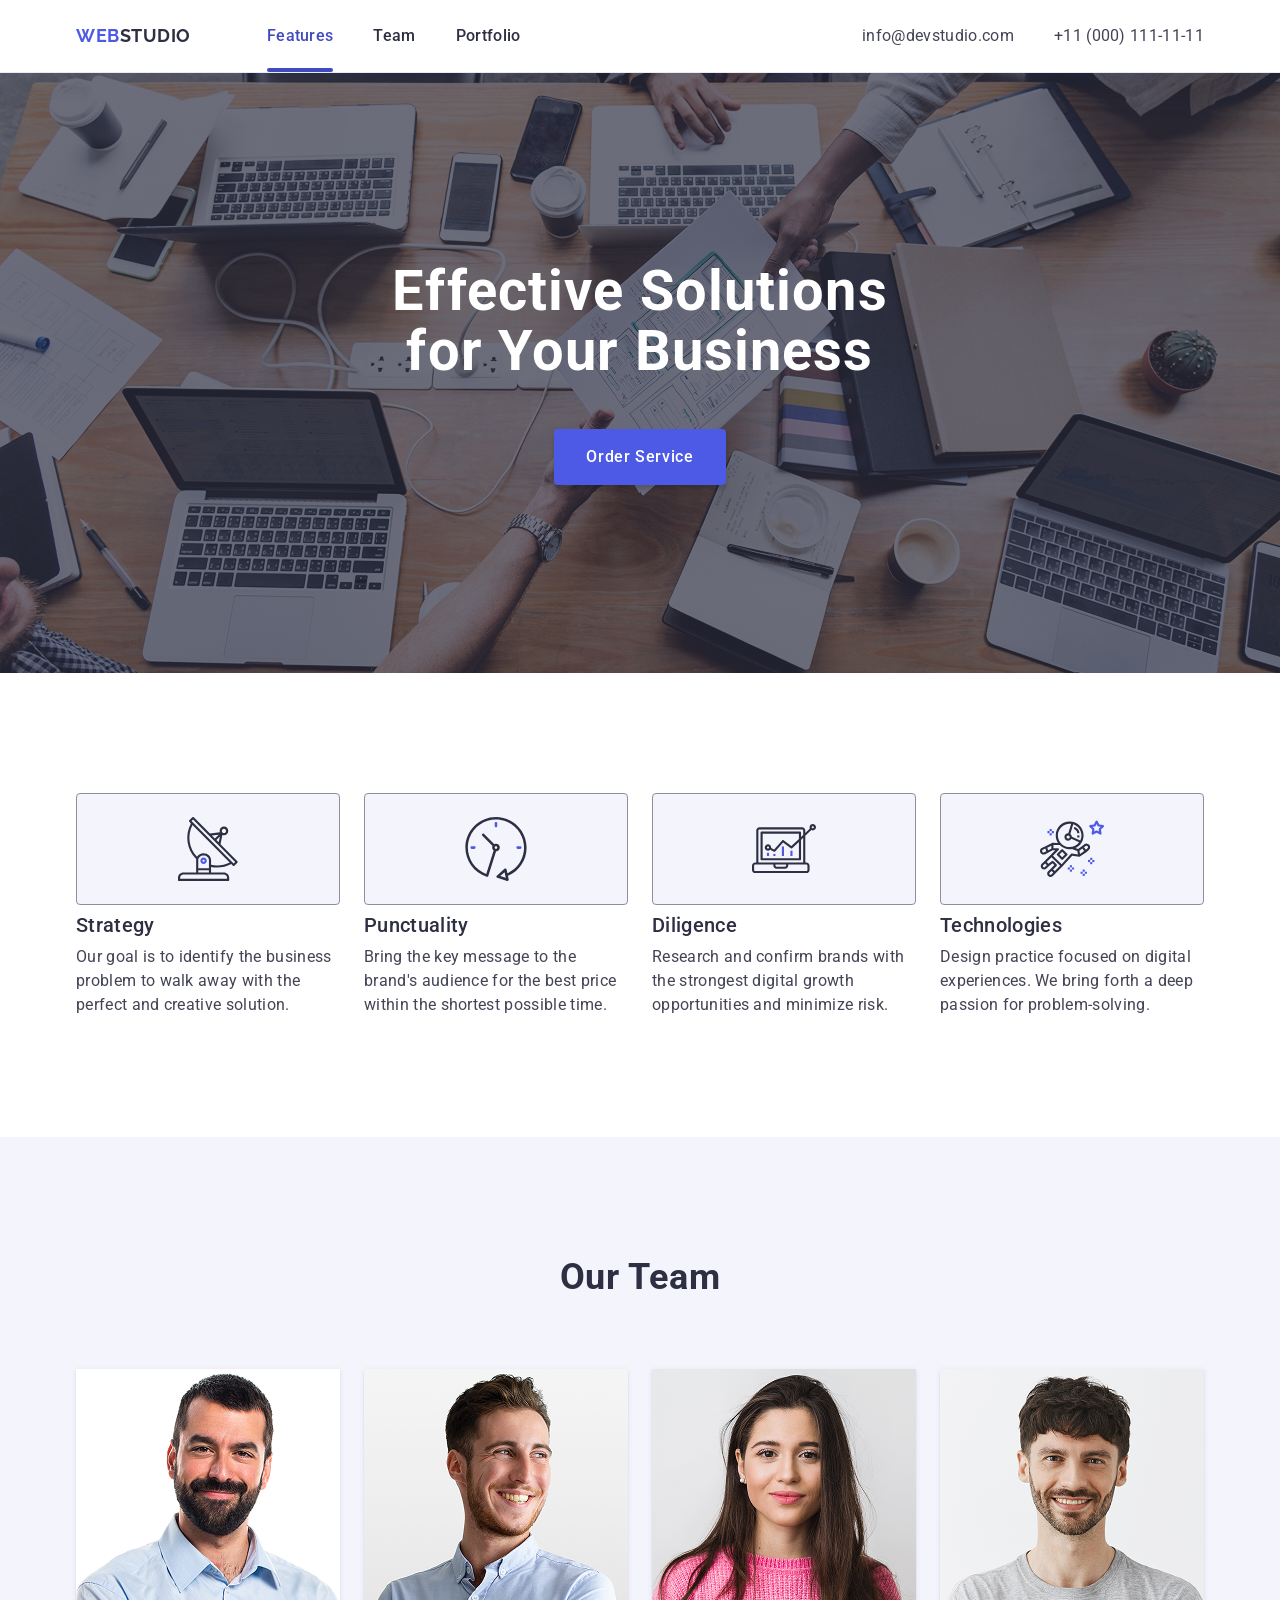
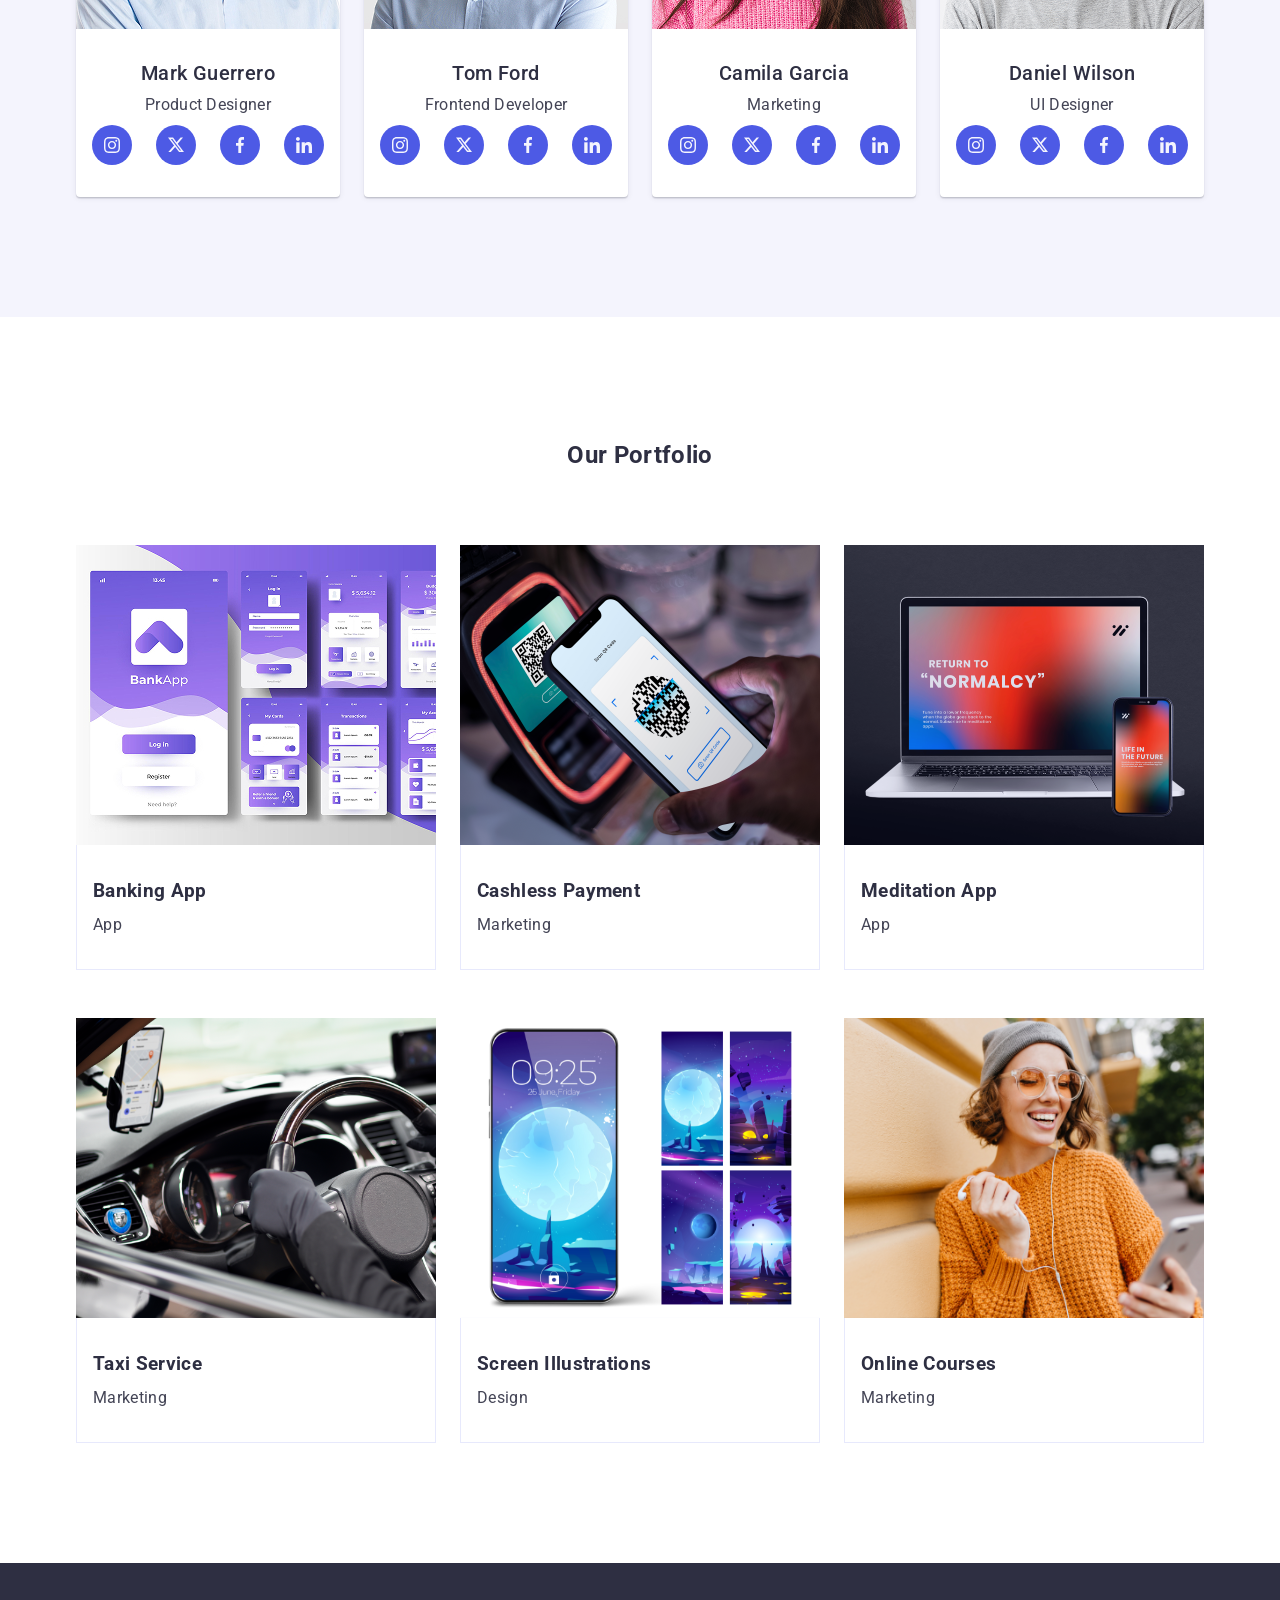
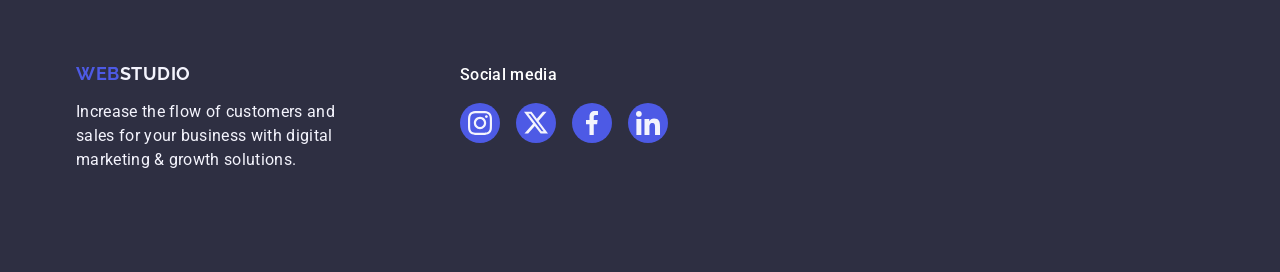
<file: index.html>
<!doctype html>
<html lang="en">
  <head>
    <meta charset="UTF-8" />
    <meta name="viewport" content="width=device-width, initial-scale=1.0" />
    <title>WebStudio</title>
    <link rel="preconnect" href="https://fonts.googleapis.com">
<link rel="preconnect" href="https://fonts.gstatic.com" crossorigin>
<link href="https://fonts.googleapis.com/css2?family=Raleway:wght@700&family=Roboto:wght@100..900&display=swap" rel="stylesheet">
<link rel="stylesheet" href="https://cdnjs.cloudflare.com/ajax/libs/modern-normalize/3.0.1/modern-normalize.min.css" integrity="sha512-q6WgHqiHlKyOqslT/lgBgodhd03Wp4BEqKeW6nNtlOY4quzyG3VoQKFrieaCeSnuVseNKRGpGeDU3qPmabCANg==" crossorigin="anonymous" referrerpolicy="no-referrer" />
    <link rel = "stylesheet" href="./css/main.css">
    <link rel="shortcut icon" href="./images/icons/logo.svg" type="image/x-icon" />
  </head>
  <body>
    <!--Header section-->
    <header class="header" id="header">      
      <div class="container">
      <a class="logo"
      href="./index.html">
      Web<span class="logo-icon">Studio</span>
  
    </a>
            
      <nav class="main-nav">
        <ul class="main-nav-list">
        
          <li class="main-nav-item">
            <a class="main-nav-link current" href="#features">Features</a>
          </li>
          <li class="main-nav-item">
            <a class="main-nav-link"  href="#team">Team</a>
          </li>
          <li class="main-nav-item"> 
            <a class="main-nav-link" href="#portfolio">Portfolio</a>
          </li>
        </ul>
      </nav>
      <address>
      <ul class="socials">
        <li class="socials-item">
          <a class="socials-link" href="mailto:info@devstudio.com">info@devstudio.com</a>
        </li>
        <li class="socials-item">
          <a class="socials-link" href="tel:+110001111111">+11 (000) 111-11-11</a>
        </li>
      </ul>
        </address>
        </div> 
    </header>

    <main class="main" id="main">
      <!--Hero section-->
      <section class="hero" id="hero">
        <div class="container">
        <h1 class="hero-title">Effective Solutions for Your Business</h1>
        <button class="hero-btn" type="button">Order Service</button>
        </div>
      </section>

      <!--Features section-->
      <section class="features" id="features"> 
        <div class="container">
        <h2 class="sr-only">Our features</h2>
       
        <ul class="features-list">
          <li class="features-item">
            <div class="features-icon-wrapper">
              <svg class="features-icon" width="64" height="64">
                <use href="./images/icons.svg#antenna">
                </use>
              </svg>
            </div>
            <h3 class="features-subtitle">Strategy</h3>
            <p class="features-desc">
              Our goal is to identify the business problem to walk away with the
              perfect and creative solution.
            </p>
          </li>
          <li class="features-item">
            <div class="features-icon-wrapper">
              <svg class="features-icon" width="64" height="64">
                <use href="./images/icons.svg#clock">
                </use>
              </svg>
            </div>
            <h3 class="features-subtitle">Punctuality</h3>
            <p class="features-desc">
              Bring the key message to the brand's audience for the best price
              within the shortest possible time.
            </p>
          </li>
          <li class="features-item">
            <div class="features-icon-wrapper">
              <svg class="features-icon" width="64" height="64">
                <use href="./images/icons.svg#diagram">
                </use>
              </svg>
            </div>
            <h3 class="features-subtitle">Diligence</h3>
            <p class="features-desc">
              Research and confirm brands with the strongest digital growth
              opportunities and minimize risk.
            </p>
          </li>
          <li class="features-item">
            <div class="features-icon-wrapper">
              <svg class="features-icon" width="64" height="64">
                <use href="./images/icons.svg#astronaut">
                </use>
              </svg>
            </div>
            <h3 class="features-subtitle">Technologies</h3>
            <p class="features-desc">
              Design practice focused on digital experiences. We bring forth a
              deep passion for problem-solving.
            </p>
          </li>
        </ul>
        </div>
      </section>

      <!--Team section-->
      <section class="team section" id="team">
        <div class="container">
        <h2 class="team-title section-title">Our Team</h2>
        
        <ul class="team-list">
          <li class="team-item">
            <img
              class="team-ill"
              src="./images/photo/team-1.png"
              alt="Mark Guerrero"
              width="264"
              height="260"
            />
            <div class="team-content">
            <h3 class="team-caption">Mark Guerrero</h3>
            <p class="team-text">Product Designer</p>
            <ul class="team-social-list">
    <li class="team-social-item">
      <a class="team-social-link" 
      href="https://instagram.com/" aria-label="Instagram">
        <svg class="team-social-icon" width="16" height="16">
          <use href="./images/icons.svg#instagram"></use>
        </svg>
      </a>
    </li>
    <li class="team-social-item">
  <a class="team-social-link"
     href="https://twitter.com/"
     aria-label="Twitter">
    <svg class="team-social-icon" width="16" height="16">
      <use href="./images/icons.svg#twitter"></use>
    </svg>
  </a>
</li>

<li class="team-social-item">
  <a class="team-social-link"
     href="https://facebook.com/"
     aria-label="Facebook">
    <svg class="team-social-icon" width="16" height="16">
      <use href="./images/icons.svg#facebook"></use>
    </svg>
  </a>
</li>
<li class="team-social-item">
  <a class="team-social-link"
     href="https://linkedin.com/"
     aria-label="LinkedIn">
    <svg class="team-social-icon" width="16" height="16">
      <use href="./images/icons.svg#linkedin"></use>
    </svg>
  </a>
</li>
  </ul>
            </div>
          </li>
          <li class="team-item">
            <img
              class="team-ill"
              src="./images/photo/team-2.png"
              alt="Tom Ford"
              width="264"
              height="260"
            />
            <div class="team-content">
            <h3 class="team-caption">Tom Ford</h3>
            <p class="team-text">Frontend Developer</p>
           <ul class="team-social-list">
    <li class="team-social-item">
      <a class="team-social-link" href="https://instagram.com/" aria-label="Instagram">
        <svg class="team-social-icon" width="16" height="16">
          <use href="./images/icons.svg#instagram"></use>
        </svg>
      </a>
    </li>
    <li class="team-social-item">
  <a class="team-social-link"
     href="https://twitter.com/"
     aria-label="Twitter">
    <svg class="team-social-icon" width="16" height="16">
      <use href="./images/icons.svg#twitter"></use>
    </svg>
  </a>
</li>

<li class="team-social-item">
  <a class="team-social-link"
     href="https://facebook.com/"
     aria-label="Facebook">
    <svg class="team-social-icon" width="16" height="16">
      <use href="./images/icons.svg#facebook"></use>
    </svg>
  </a>
</li>
<li class="team-social-item">
  <a class="team-social-link"
     href="https://linkedin.com/"
     aria-label="LinkedIn">
    <svg class="team-social-icon" width="16" height="16">
      <use href="./images/icons.svg#linkedin"></use>
    </svg>
  </a>
</li>
  </ul>
          </div>
          </li>
          <li class="team-item">
            <img
              class="team-ill"
              src="./images/photo/team-3.png"
              alt="Camila Garcia"
              width="264"
              height="260"
            />
            <div class="team-content">
            <h3 class="team-caption">Camila Garcia</h3>
            <p class="team-text">Marketing</p>
           <ul class="team-social-list">
    <li class="team-social-item">
      <a class="team-social-link" href="https://instagram.com/" aria-label="Instagram">
        <svg class="team-social-icon" width="16" height="16">
          <use href="./images/icons.svg#instagram"></use>
        </svg>
      </a>
    </li>
    <li class="team-social-item">
  <a class="team-social-link"
     href="https://twitter.com/"
     aria-label="Twitter">
    <svg class="team-social-icon" width="16" height="16">
      <use href="./images/icons.svg#twitter"></use>
    </svg>
  </a>
</li>

<li class="team-social-item">
  <a class="team-social-link"
     href="https://facebook.com/"
     aria-label="Facebook">
    <svg class="team-social-icon" width="16" height="16">
      <use href="./images/icons.svg#facebook"></use>
    </svg>
  </a>
</li>
<li class="team-social-item">
  <a class="team-social-link"
     href="https://linkedin.com/"
     aria-label="LinkedIn">
    <svg class="team-social-icon" width="16" height="16">
      <use href="./images/icons.svg#linkedin"></use>
    </svg>
  </a>
</li>
  </ul>
          </div>
          </li>
          <li class="team-item">
            <img
              class="team-ill"
              src="./images/photo/team-4.png"
              alt="Daniel Wilson"
              width="264"
              height="260"
            />
            <div class="team-content">
            <h3 class="team-caption">Daniel Wilson</h3>
            <p class="team-text">UI Designer</p>
           <ul class="team-social-list">
    <li class="team-social-item">
      <a class="team-social-link" href="https://instagram.com/" aria-label="Instagram">
        <svg class="team-social-icon" width="16" height="16">
          <use href="./images/icons.svg#instagram"></use>
        </svg>
      </a>
    </li>
    <li class="team-social-item">
  <a class="team-social-link"
     href="https://twitter.com/"
     aria-label="Twitter">
    <svg class="team-social-icon" width="16" height="16">
      <use href="./images/icons.svg#twitter"></use>
    </svg>
  </a>
</li>

<li class="team-social-item">
  <a class="team-social-link"
     href="https://facebook.com/"
     aria-label="Facebook">
    <svg class="team-social-icon" width="16" height="16">
      <use href="./images/icons.svg#facebook"></use>
    </svg>
  </a>
</li>
<li class="team-social-item">
  <a class="team-social-link"
     href="https://linkedin.com/"
     aria-label="LinkedIn">
    <svg class="team-social-icon" width="16" height="16">
      <use href="./images/icons.svg#linkedin"></use>
    </svg>
  </a>
</li>
  </ul>
          </div>
          </li>
        </ul>
        </div>
      </section>

       <!--Portfolio section-->
      <section class="portfolio section" id="portfolio">
        <div class="container">
    <h2 class="portfolio-title section-title">Our Portfolio</h2>
    <ul class="portfolio-list">
      <li class="portfolio-item">
        <div class="portfolio-image-wrapper">
        <img
        class="portfolio-ill"
          src="./images/portfolio/portfolio-1.svg"
          alt="Banking App"
          width="360"
          height="300"
        />
        <p class="portfolio-overlay">

      14 Stylish and User-Friendly App Design

      Concepts. Task Manager App. Calorie

      Tracker App. Exotic Fruit Ecommerce App.

      Cloud Storage App.

        </p>
        </div>
        <div class="portfolio-content">
        <h3 class="portfolio-caption">Banking App</h3>
        <p class="portfolio-text">App</p></div>
      </li>
      <li class="portfolio-item">
        <div class="portfolio-image-wrapper">
        <img
          class="portfolio-ill"
          src="./images/portfolio/portfolio-2.svg"
          alt="Marketing"
          width="360"
          height="300"
        />
           <p class="portfolio-overlay">

      14 Stylish and User-Friendly App Design

      Concepts. Task Manager App. Calorie

      Tracker App. Exotic Fruit Ecommerce App.

      Cloud Storage App.

        </p>
        </div>
          <div class="portfolio-content">
        <h3 class="portfolio-caption">Cashless Payment</h3>
        <p class="portfolio-text">Marketing</p></div>
      </li>
      <li class="portfolio-item">
         <div class="portfolio-image-wrapper">
        <img
          class="portfolio-ill"
          src="./images/portfolio/portfolio-3.svg"
          alt="Meditation App"
          width="360"
          height="300"
        />
        <p class="portfolio-overlay">

      14 Stylish and User-Friendly App Design

      Concepts. Task Manager App. Calorie

      Tracker App. Exotic Fruit Ecommerce App.

      Cloud Storage App.

        </p>
        </div>
        <div class="portfolio-content">
        <h3 class="portfolio-caption">Meditation App</h3>
        <p class="portfolio-text">App</p></div>
      </li>
      <li class="portfolio-item">
        <div class="portfolio-image-wrapper">
        <img
          class="portfolio-ill"
          src="./images/portfolio/portfolio-4.svg"
          alt="Taxi Service"
          width="360"
          height="300"
        />
        
           <p class="portfolio-overlay">

      14 Stylish and User-Friendly App Design

      Concepts. Task Manager App. Calorie

      Tracker App. Exotic Fruit Ecommerce App.

      Cloud Storage App.

        </p>
        </div>
        <div class="portfolio-content">
        <h3 class="portfolio-caption">Taxi Service</h3>
        <p class="portfolio-text">Marketing</p></div>
      </li>
      <li class="portfolio-item">
        <div class="portfolio-image-wrapper">
        <img
          class="portfolio-ill"
          src="./images/portfolio/portfolio-5.svg"
          alt="Design"
          width="360"
          height="300"
        />
         <p class="portfolio-overlay">

      14 Stylish and User-Friendly App Design

      Concepts. Task Manager App. Calorie

      Tracker App. Exotic Fruit Ecommerce App.

      Cloud Storage App.

        </p>
        </div>
        <div class="portfolio-content">
        <h3 class="portfolio-caption">Screen Illustrations</h3>
        <p class="portfolio-text">Design</p></div>
      </li>
      <li class="portfolio-item">
         <div class="portfolio-image-wrapper">
        <img
          class="portfolio-ill"
          src="./images/portfolio/portfolio-6.svg"
          alt="Online Courses"
          width="360"
          height="300"
        />
        <p class="portfolio-overlay">

      14 Stylish and User-Friendly App Design

      Concepts. Task Manager App. Calorie

      Tracker App. Exotic Fruit Ecommerce App.

      Cloud Storage App.

        </p>
        </div>
        <div class="portfolio-content">
        <h3 class="portfolio-caption">Online Courses</h3>
        <p class="portfolio-text">Marketing</p></div>
      </li>
    </ul>
    </div>
  </section>
    </main>

    <!--Footer section-->
    <footer class="footer" id="footer">
      <div class="container">
        <div class="footer-info">
      <a class="logo footer-logo"
      href="./index.html">
      Web<span class="logo-icon-footer">Studio</span></a>
     
      <p class="footer-text">
        Increase the flow of customers and sales for your business with digital
        marketing &amp; growth solutions.
      </p>
      </div>

      <div class="footer-social">
        <p class="footer-social-title">Social media</p>

        <ul class="footer-social-list">
          <li class="footer-social-item">
            <a class="footer-social-link"
            href="https://instagram.com/"
            aria-label="Instagram">
            <svg width="24" height="24">
              <use href="./images/icons.svg#instagram"></use>
            </svg>
            </a>
          </li>
          <li class="footer-social-item">
      <a class="footer-social-link"
         href="https://twitter.com/"
         aria-label="Twitter">
        <svg width="24" height="24">
          <use href="./images/icons.svg#twitter"></use>
        </svg>
      </a>
    </li>

    <li class="footer-social-item">
      <a class="footer-social-link"
         href="https://facebook.com/"
         aria-label="Facebook">
        <svg width="24" height="24">
          <use href="./images/icons.svg#facebook"></use>
        </svg>
      </a>
    </li>

    <li class="footer-social-item">
      <a class="footer-social-link"
         href="https://linkedin.com/"
         aria-label="LinkedIn">
        <svg width="24" height="24">
          <use href="./images/icons.svg#linkedin"></use>
        </svg>
      </a>
    </li>

        </ul>


      </div>


      </div>
    </footer>
  </body>
</html>
</file>
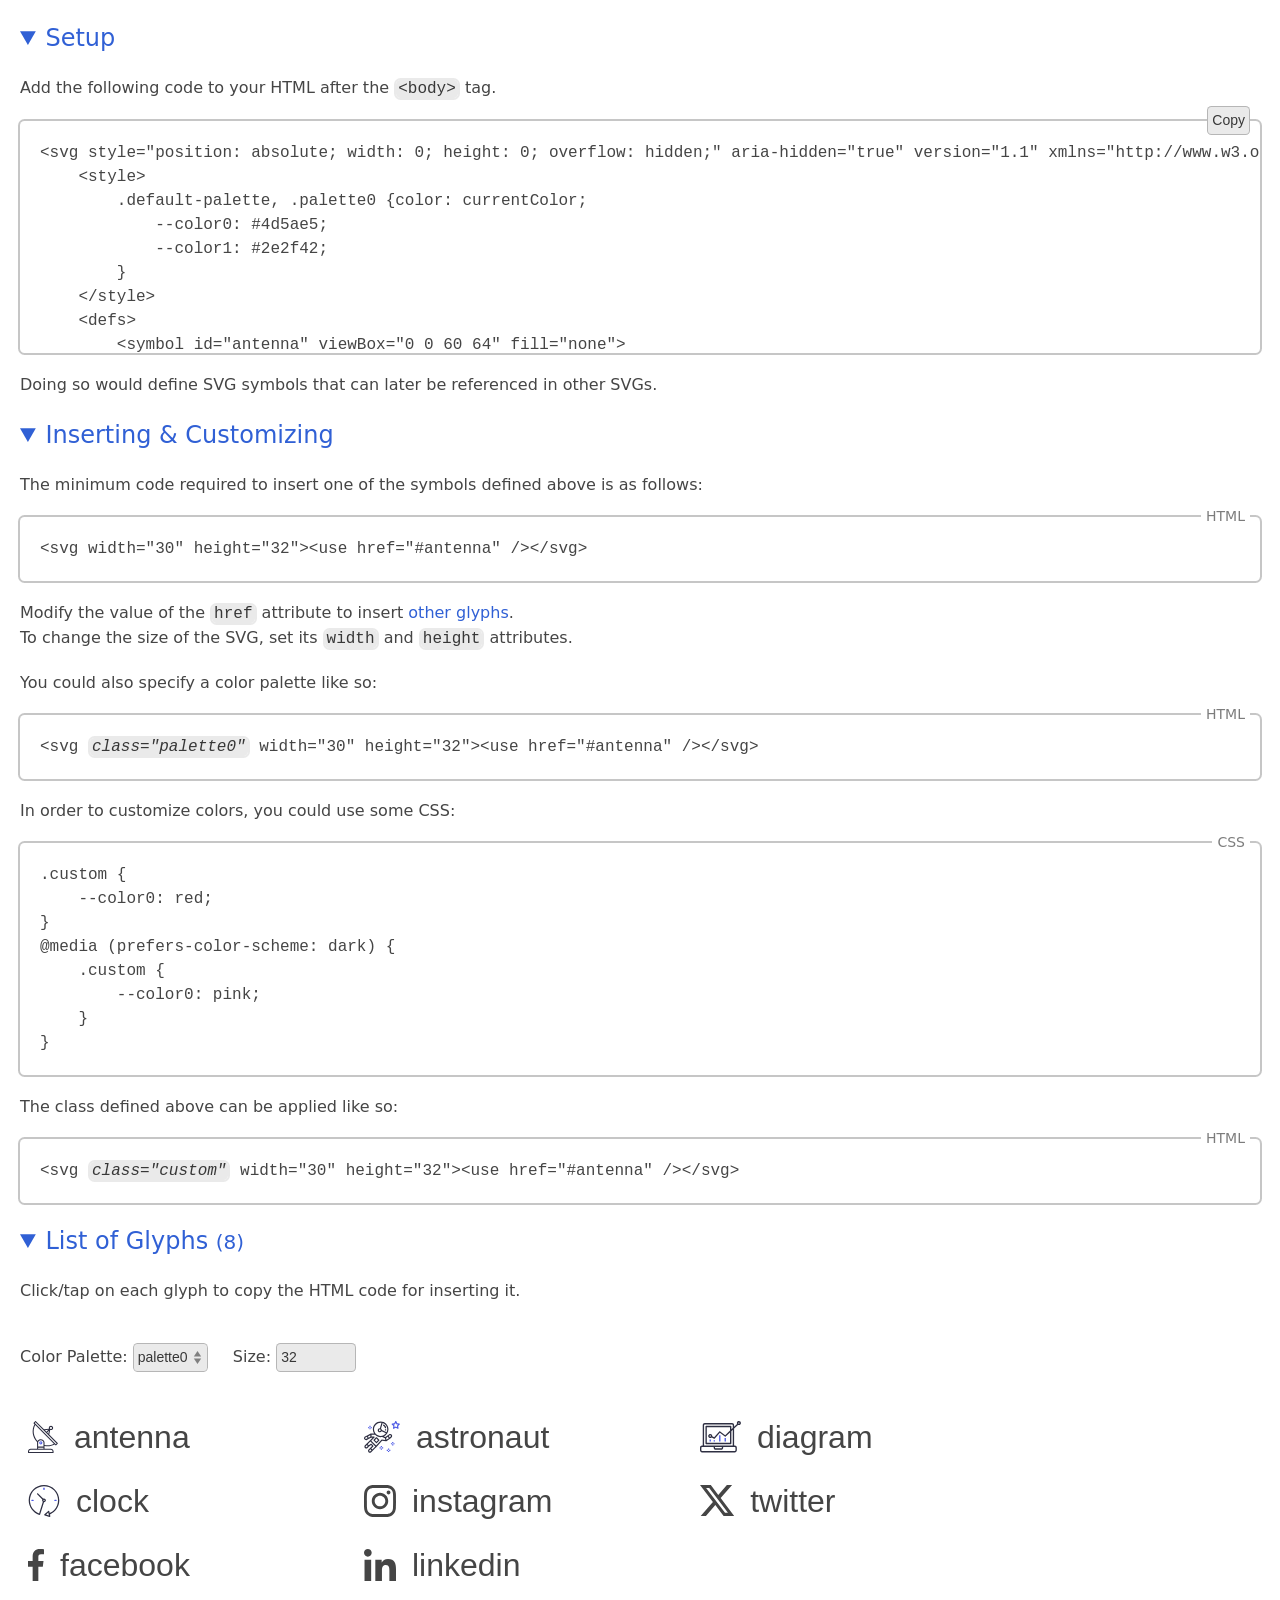
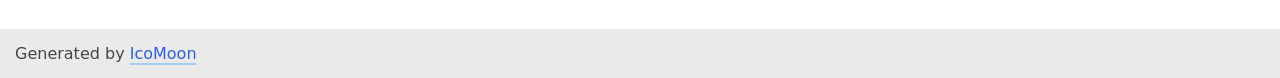
<file: images/demo.html>
<!doctype html>
<html lang="en">
<head>
    <title>SVG symbol defs | Demo &amp; Reference</title>
    <meta charset="utf-8">
    <meta name="viewport" content="width=device-width, initial-scale=1">
    <meta name="description" content="">
    <!-- The following CSS is not required for using generated glyphs. -->
    <style>::selection{color:var(--off7);background:var(--blue2)}a{color:var(--blue0);text-decoration:none}a:active{color:var(--off7)}@media (hover){a:hover{color:var(--off7)}}.decoratedLinks a{text-decoration:underline;text-decoration-thickness:2px;text-decoration-skip-ink:none;text-decoration-color:var(--color, var(--blue2));text-underline-offset:4px;transition:text-decoration .3s,text-decoration-color .5s,text-underline-offset .3s,color .2s}.decoratedLinks a:hover{--color: var(--off5);text-underline-offset:6px}.decoratedLinks ._noLine,.undecoratedLinks a{text-decoration:none}.decoratedLinks a:focus-visible{text-decoration:none}@keyframes focusRingAnimation{0%{outline-width:4px}}:root,:root.light{color-scheme:light;background:var(--on2);color:var(--fg);font-family:ui-sans-serif,system-ui,-apple-system,sans-serif;font-size:16px;line-height:1.5;--bg: #eaeaea;--fg: #454545;--red-rgb: 215, 0, 21;--red: rgb(var(--red-rgb));--orange: rgb(242, 141, 0);--green: #00a100;--focus: rgba(0, 195, 255, .8);--blue0: #3060d5;--blue2: #a2ccf2;--on2: #fff;--off4: rgba(0, 0, 0, .2254);--off5: rgba(0, 0, 0, .5127);--off6: rgba(0, 0, 0, .7659);--off7: #000}@media (prefers-color-scheme: dark){:root{color-scheme:dark;--bg: #242424;--fg: #bababa;--red-rgb: 255, 105, 97;--red: rgb(var(--red-rgb));--orange: rgb(255, 159, 10);--green: #5eba6e;--focus: rgba(0, 137, 179, .8);--blue0: #8abbef;--blue2: #3e6486;--on2: #000;--off4: rgba(255, 255, 255, .1649);--off5: rgba(255, 255, 255, .4257);--off6: rgba(255, 255, 255, .8142);--off7: #fff}}:root.dark{color-scheme:dark;--bg: #242424;--fg: #bababa;--red-rgb: 255, 105, 97;--red: rgb(var(--red-rgb));--orange: rgb(255, 159, 10);--green: #5eba6e;--focus: rgba(0, 137, 179, .8);--blue0: #8abbef;--blue2: #3e6486;--on2: #000;--off4: rgba(255, 255, 255, .1649);--off5: rgba(255, 255, 255, .4257);--off6: rgba(255, 255, 255, .8142);--off7: #fff}.mvn{margin-bottom:0;margin-top:0}.rltv{position:relative}.monospace,code,pre{font-family:ui-monospace,SFMono-Regular,SF Mono,Menlo,Consolas,Liberation Mono,monospace}body{margin:0;min-height:calc(100vh - 20px);padding-top:20px}details,section{padding:0 20px}details{margin-bottom:20px}details[open]{margin-bottom:0}summary{color:var(--blue0);cursor:default;font-size:1.5em;width:fit-content}summary:hover,summary:active{color:var(--off7)}h1,summary{font-weight:500}h1,strong,code,em{color:var(--off6)}code,em{background:var(--bg);box-shadow:0 0 0 2px var(--bg);margin:0 2px;padding:0 2px}footer{background:var(--bg);line-height:19px;margin-top:20px;padding:15px;position:sticky;top:100%}p{max-width:76ch}p,pre{margin-bottom:20px;margin-top:20px}ul{list-style-position:inside;margin:20px 0;padding:20px}.br0,a,button,code,em,input,pre,select,summary,textarea,ul{border-radius:4.5px}input,select,.copy{box-shadow:inset 0 0 0 1px var(--off4);background-color:var(--bg);border:0;color:var(--off6);font-size:14px;line-height:19px;margin:0;padding:5px}input:hover,input:active,select:hover,select:active,.copy:hover,.copy:active{color:var(--off7);box-shadow:inset 0 0 0 1px var(--off5)}input:focus,select:focus,.copy:focus{box-shadow:none}select{appearance:none;background-image:url([data-uri]);background-position:right center;background-repeat:no-repeat;background-size:1.5em 50%;padding-right:20px}label{display:inline-block;margin:20px 20px 0 0}:focus-visible{outline:3px solid;outline-color:var(--focus);box-shadow:none}:focus-visible:not(:invalid){animation:focusRingAnimation .2s}pre{box-shadow:0 0 0 2px var(--off4);overflow:scroll;padding:20px;position:relative}textarea{background:none;border:0;box-shadow:0 0 0 2px var(--off4);color:var(--fg);display:block;font-size:1rem;margin:10px 0;min-height:1.5em;padding:5px;resize:vertical;width:calc(100% - 10px)}[data-lang]{position:relative}[data-lang]:after{background:var(--on2);border-radius:4.5px;color:var(--off5);content:attr(data-lang);font-size:14px;line-height:1;padding:2px 5px;position:absolute;right:10px;top:-.7em}.copy{position:absolute;right:10px;top:-15px}.copy:disabled{background:var(--on2);box-shadow:inset 0 0 0 1px var(--green);color:var(--green);font-weight:600}
._demo_glyphs {
    background: var(--background, transparent);
    display: flex;
    flex-wrap: wrap;
    margin: 20px -20px 0;
    padding: 5px 20px 20px;
}

._demo_glyph {
    background: none;
    border: none;
    color: var(--color);
    font-family: sans-serif !important;
    font-size: var(--glyph-size);
    line-height: 1;
    margin: 1rem 1rem 0 0;
    overflow: hidden;
    padding: 0.5rem;
    padding: max(0.5rem, 0.15625em);
    text-align: left;
    text-overflow: ellipsis;
    white-space: nowrap;
    width: 10em;
    width: max(10em, 15rem);
}
._demo_glyph span {
    pointer-events: none;
}
.glyphTitle {
    overflow: hidden;
    text-overflow: ellipsis;
    line-height: 1.25;
}
button._demo_glyph:hover {
    box-shadow: 0 0 0 2px var(--color, var(--off4));
}
button._demo_glyph:active {
    box-shadow: 0 0 0 2px var(--color, var(--fg));
}
button._demo_glyph._demo_copied {
    box-shadow: 0 0 0 2px var(--green);
}
._demo_copied {
    position: relative;
}
._demo_copied::before {
    content: "";
}
._demo_copied::after {
    align-items: center;
    background: linear-gradient(to left, var(--background, var(--on2)) 8ch, transparent);
    color: var(--color, var(--green));
    content: "✓ Copied";
    display: flex;
    font-family: ui-sans-serif,system-ui,-apple-system,sans-serif !important;
    font-size: max(1rem, 0.5em);
    height: 100%;
    justify-content: right;
    line-height: 1;
    padding-right: 0.5em;
    position: absolute;
    right: 0;
    top: 0;
    width: 50%;
}
#_demo_defs-wrapper {position: relative;} #_demo_setup {max-height: 8lh;} #_demo_size {width: 5em;} ._demo_glyph svg {vertical-align: top; flex-shrink: 0; margin-right: 1rem; pointer-events: none;} body {--glyph-size: 32px;}</style>
</head>
<body>
<svg style="position: absolute; width: 0; height: 0; overflow: hidden;" aria-hidden="true" version="1.1" xmlns="http://www.w3.org/2000/svg" xmlns:xlink="http://www.w3.org/1999/xlink">
    <style>
        .default-palette, .palette0 {color: currentColor;
            --color0: #4d5ae5;
            --color1: #2e2f42;
        }
    </style>
    <defs>
        <symbol id="antenna" viewBox="0 0 60 64" fill="none">
            <path fill="var(--color1, #2e2f42)" d="M59.4048 44.1952 42.5184 27.1851l1.8741-9.231c0.4836 0.1888 0.9978 0.2875 1.5168 0.2912h0.0128c2.3846 0.0282 4.3404-1.882 4.3687-4.2665s-1.882-4.3404-4.2665-4.3687c-2.3846-0.0281-4.3404 1.882-4.3687 4.2666-6e-3 0.5102 0.0784 1.0174 0.2495 1.4982l-9.92 1.2107L15.8037 0.32C15.6052 0.1175 15.3343 23e-4 15.0507 0c-0.28 15e-4-0.5482 0.1129-0.7467 0.3104l-3.0251 3.008c-0.4164 0.4165-0.4164 1.0917 0 1.5083l1.6278 1.6512c-6.3062 11.5958-4.2579 25.9556 5.0389 35.3258 0.0853 0.0816 0.1843 0.1476 0.2923 0.1952-0.0672 0.361-0.1023 0.7272-0.1046 1.0944v12.3734h-12.8C2.3893 55.4701 35e-4 57.856 0 60.8v2.1333C0 63.5224 0.4776 64 1.0667 64h49.0666c0.5891 0 1.0667-0.4776 1.0667-1.0667V60.8c-35e-4-2.944-2.3893-5.3299-5.3333-5.3333h-12.8v-5.4838c2.0052 0.4206 4.0482 0.635 6.097 0.64 4.9163-53e-4 9.7543-1.2309 14.08-3.5669l1.6363 1.6459c0.1985 0.2025 0.4695 0.3177 0.7531 0.32 0.28-15e-4 0.5481-0.113 0.7466-0.3104l3.0251-3.008c0.4164-0.4166 0.4164-1.0918 0-1.5083zM44.4181 12.4661c0.8354-0.8309 2.1862-0.8272 3.017 82e-4 0.8309 0.8353 0.8272 2.1861-82e-4 3.0169-0.3998 0.3977-0.9409 0.6209-1.5049 0.6208h-64e-4c-1.1781-61e-4-2.1284-0.9661-2.1223-2.1444 3e-3-0.564 0.2291-1.1037 0.629-1.5015zM41.9072 19.4752l-1.1968 5.8912-2.3509-2.3648zM40.6955 17.6715l-3.84 3.8176-2.9707-2.9867zM45.8667 57.6c1.7673 0 3.2 1.4327 3.2 3.2v1.0667H2.1333l0-1.0667c0-1.7673 1.4327-3.2 3.2-3.2zM30.9333 53.3333v2.1334H20.2667v-2.1334zM20.2667 51.2v-8.1067c0-2.5877 2.3925-4.6933 5.3333-4.6933s5.3333 2.1056 5.3333 4.6933V51.2zM33.0667 47.808v-4.7147c0-3.7642-3.3494-6.8266-7.4667-6.8266-2.6621-0.0408-5.1515 1.3142-6.5621 3.5722-8.1155-8.5476-9.943-21.2904-4.5572-31.7742l37.2036 37.4169c-5.7448 2.9224-12.3303 3.7452-18.6176 2.3264zM55.6448 46.4405 15.04 5.5915 13.5307 4.0789 15.04 2.5749 30.9099 18.5344c74e-4 0 0.0117 0.0139 0.0192 0.0192l26.2293 26.3829z" />
            <path fill="var(--color0, #4d5ae5)" d="M25.6096 40.5333H25.6c-1.7673-26e-4-3.2021 1.4279-3.2048 3.1952-27e-4 1.7674 1.4279 3.2022 3.1952 3.2048H25.6c1.7673 27e-4 3.2021-1.4278 3.2048-3.1952 27e-4-1.7673-1.4279-3.2021-3.1952-3.2048zM26.3563 44.4896c-0.2008 0.1997-0.473 0.3115-0.7563 0.3104-0.5891-31e-4-1.0641-0.4831-1.0611-1.0721 15e-4-0.282 0.1146-0.5519 0.3144-0.7508 0.1986-0.1975 0.4667-0.309 0.7467-0.3104 0.5891 3e-3 1.0641 0.483 1.0611 1.0721-15e-4 0.282-0.1146 0.5519-0.3144 0.7508z" />
        </symbol>
        <symbol id="astronaut" viewBox="0 0 64 57" fill="var(--color0, #4d5ae5)">
            <path d="M63.9481 5.2908c-0.1259-0.3851-0.4587-0.6666-0.8608-0.7254l-3.8208-0.5558-1.7099-3.4625c-0.3584-0.7296-1.5541-0.7296-1.9125 0l-1.7099 3.4624-3.821 0.5558c-0.4021 0.0587-0.7348 0.3393-0.8618 0.7254-0.1248 0.3862-0.0214 0.8107 0.2698 1.0934l2.766 2.6956-0.6528 3.8059c-0.0683 0.4 0.096 0.8043 0.4235 1.0433 0.3318 0.2411 0.7648 0.2708 1.1243 0.081l3.4176-1.7974 3.4177 1.7974c0.1558 0.0821 0.3275 0.1226 0.4971 0.1226 0.2208 0 0.4417-0.0683 0.6273-0.2038 0.3285-0.2388 0.4928-0.6432 0.4235-1.0432l-0.6527-3.806 2.7659-2.6955c0.2897-0.2838 0.3944-0.7073 0.2695-1.0934zM59.0223 7.9447c-0.2507 0.2443-0.3659 0.5984-0.3062 0.944l0.3819 2.2283-2.001-1.0518c-0.1558-0.0821-0.3264-0.1226-0.4972-0.1226-0.1706 0-0.3402 0.0405-0.4971 0.1226l-2.0011 1.0518 0.3818-2.2283c0.0598-0.3456-0.0555-0.6986-0.3061-0.944L52.557 6.3661l2.2379-0.3254c0.3478-0.0501 0.6476-0.2688 0.8033-0.5835l1.0005-2.0267 1.0005 2.0267c0.1558 0.3146 0.4555 0.5334 0.8033 0.5835l2.2379 0.3254z" />
            <path d="M52.2669 37.2871h-2.1334v2.1334h2.1334z" />
            <path d="M52.2669 41.5539h-2.1334v2.1334h2.1334z" />
            <path d="M54.4004 39.4205h-2.1335v2.1334h2.1335z" />
            <path d="M50.1335 39.4205h-2.1333v2.1334h2.1333z" />
            <path d="M44.8001 49.0206h-2.1334v2.1334h2.1334z" />
            <path d="M44.8001 53.2873h-2.1334v2.1334h2.1334z" />
            <path d="M46.9336 51.1541l-2.1335-1e-4v2.1333l2.1335 2e-4z" />
            <path d="M42.6667 51.154l-2.1334 1e-4v2.1334l2.1334-2e-4z" />
            <path d="M32 44.754h-2.1334v2.1334H32z" />
            <path d="M32 49.0206h-2.1334v2.1334H32z" />
            <path d="M34.1334 46.8872 32 46.8874v2.1332h2.1334z" />
            <path d="M29.8666 46.8874l-2.1334-2e-4v2.1334h2.1334z" />
            <path d="M11.733 8.4866l-2.1334 0 0 2.1334h2.1334z" />
            <path d="M11.733 12.7534H9.5996l0 2.1334h2.1334z" />
            <path d="M13.8663 10.6201 11.733 10.62v2.1334l2.1333 1e-4z" />
            <path d="M9.5996 10.62l-2.1334 1e-4 0 2.1334 2.1334-1e-4z" />
            <path fill="var(--color1, #2e2f42)" d="M49.4295 24.5616c-0.5749-0.7755-1.4186-1.2747-2.3765-1.4092-0.9622-0.1365-1.9116 0.1163-2.6796 0.704l-2.5035 1.919-11e-4 11e-4-3.7954 2.8341-2.7157-1.0816c4.8427-2.1728 8.2273-7.0166 8.2273-12.6402 0-7.646-6.2454-13.8668-13.9223-13.8668S15.7405 7.2428 15.7405 14.8888c0 2.7713 0.8287 5.3483 2.24 7.5169l-5.5276-0.048c-32e-4 0-64e-4 0-96e-4 0-0.0171 0-0.0309 85e-4-0.0469 96e-4-0.1056 43e-4-0.2091 0.0256-0.3104 0.0619-0.0256 96e-4-0.0522 0.015-0.0767 0.0266-0.0128 54e-4-0.0256 64e-4-0.0384 0.0128l-6.4662 3.1925c-11e-4 0-21e-4 0-21e-4 1e-3l-3.7868 1.821c-0.0417 0.0182-0.0843 0.0427-0.1259 0.0704-1.5094 1.0048-2.0236 2.9782-1.1968 4.591 0.4405 0.8576 1.1904 1.4891 2.112 1.7781 0.3553 0.1109 0.7179 0.1654 1.0784 0.1654 0.5793 0 1.1532-0.1419 1.6789-0.4224l2.7756-1.4763 4.528-2.3381 2.7137-0.016L4.3963 40.6663c-1e-3 12e-4-21e-4 12e-4-33e-4 22e-4l-2.6774 2.6666c-0.6325 0.6294-0.9802 1.4645-0.9802 2.3553 0 0.8896 0.3477 1.7269 0.9802 2.3574 0.6497 0.6464 1.5041 0.9707 2.3584 0.9707 0.8556 0 1.7088-0.3243 2.3606-0.9707l2.6283-2.6176 3.4816-2.5996 1.8017 1.7942-3.5233 3.5083c-1e-3 11e-4-21e-4 11e-4-33e-4 21e-4l-2.6774 2.6667c-0.6325 0.6293-0.9802 1.4645-0.9802 2.3552 0 0.8897 0.3477 1.7269 0.9802 2.3575 0.6497 0.6463 1.5052 0.9706 2.3596 0.9706 0.8544 0 1.7099-0.3243 2.3605-0.9706l6.9632-6.9334c12e-4-11e-4 12e-4-21e-4 22e-4-32e-4l2.0192-2.0001-75e-4-75e-4c0.0128-0.0127 0.0309-0.0171 0.0438-0.0309l10.3319-11.3164 6.942 0.9878c0.0501 75e-4 0.1002 0.0106 0.1504 0.0106 0.1291 0 0.2538-0.0309 0.3744-0.0767 0.0352-0.0128 0.0661-0.0299 0.0992-0.0469 0.0384-0.0193 0.0789-0.0299 0.1153-0.0544l6.4267-4.2667c0.0235-0.016 0.0362-0.0416 0.0586-0.0586 0.0256-0.0203 0.0576-0.0288 0.081-0.0513l2.5429-2.3819c1.3232-1.2397 1.5055-3.2706 0.4239-4.7234zM4.2608 31.7829c-0.3466 0.1857-0.7403 0.2229-1.1168 0.1035-0.3734-0.1162-0.6762-0.3712-0.8534-0.7157-0.3221-0.6273-0.1355-1.391 0.4288-1.8038l2.6273-1.264 0.8981 2.625zM11.255 28.1275l-3.0965 1.6-0.8778-2.5665 4.0535-2.0012zM41.4539 14.8867c0 1.8368-0.4384 3.5692-1.1979 5.1189l-8.3628-3.7984c-0.0875-1.1466-0.6826-2.1504-1.5765-2.7755l2.928-9.7207c4.7554 1.5127 8.2092 5.949 8.2092 11.1757zM17.876 14.8867c0-6.4695 5.2886-11.7336 11.7889-11.7336 0.5057 0 1.0006 0.0427 1.4902 0.1045L28.291 12.765c-0.0383-11e-4-0.0746-0.0117-0.1141-0.0117-2.0651 0-3.7452 1.6746-3.7452 3.7334 0 2.0587 1.6801 3.7334 3.7452 3.7334 1.3888 0 2.5888-0.7668 3.2363-1.8891l7.7249 3.5094c-2.1494 2.8928-5.5895 4.7798-9.4733 4.7798-6.5002 0-11.7888-5.264-11.7888-11.7335zM29.7887 16.4867c0 0.8821-0.7233 1.6-1.6118 1.6s-1.6118-0.7179-1.6118-1.6 0.7233-1.6 1.6118-1.6 1.6118 0.7179 1.6118 1.6zM4.9297 46.5352c-0.4725 0.4682-1.2374 0.4672-1.7088 11e-4-0.2273-0.2273-0.352-0.5269-0.352-0.8459 0-0.3179 0.1248-0.6176 0.352-0.8426l1.9242-1.9169 1.7024 1.695zM11.3574 54.002c-0.4725 0.4683-1.2384 0.4694-1.7099 12e-4-0.2273-0.2273-0.352-0.5269-0.352-0.8459 0-0.3179 0.1247-0.6177 0.352-0.8427l1.9254-1.9179 1.7035 1.6951zM18.3208 47.0643c-12e-4 1e-3-22e-4 1e-3-33e-4 21e-4l-3.5297 3.5201-1.7035-1.695 3.5264-3.5105c0 0 0 0 0-1e-3 12e-4-11e-4 22e-4-11e-4 33e-4-21e-4 0.08-0.08 0.1301-0.176 0.1792-0.2709 0.0139-0.0277 0.0405-0.0512 0.0523-0.08 0.0331-0.0821 0.0384-0.1706 0.0512-0.2571 64e-4-0.0491 0.0278-0.0949 0.0278-0.1451 0-0.0715-0.0256-0.1408-0.0405-0.2113-0.0128-0.064-0.0128-0.1291-0.0374-0.1909-0.0405-0.1002-0.1099-0.1887-0.1824-0.2752-0.0202-0.0235-0.0277-0.0534-0.0501-0.0758 0 0 0 0-11e-4 0-11e-4-1e-3-11e-4-32e-4-21e-4-42e-4l-3.214-3.2001c-0.0341-0.0341-0.0778-0.048-0.1162-0.0767-0.0565-0.0438-0.1109-0.0843-0.1739-0.1153-0.0607-0.0299-0.1226-0.048-0.1866-0.0651-0.0683-0.0193-0.1344-0.0341-0.2059-0.0395-0.0651-42e-4-0.1259 21e-4-0.1909 96e-4-0.0715 85e-4-0.1386 0.0182-0.208 0.0405-0.0672 0.0214-0.1269 0.0544-0.1887 0.0897-0.0395 0.0223-0.0843 0.0298-0.1217 0.0576l-3.5466 2.6475-1.8017-1.7941 4.798-4.7724 8.7212 8.5773zM31.9584 33.031c-0.0309-43e-4-0.0598 75e-4-0.0907 53e-4-0.0779-42e-4-0.1525 12e-4-0.2304 0.0139-0.0607 0.0106-0.1183 0.0224-0.176 0.0426-0.0682 0.0235-0.1301 0.0555-0.1931 0.0939-0.0597 0.0363-0.1141 0.0746-0.1664 0.1226-0.0256 0.0224-0.0565 0.0332-0.08 0.0587l-9.3965 10.2914-8.6561-8.5133 5.6662-5.6363c0.4171-0.416 0.4192-1.0913 32e-4-1.5094-0.2101-0.2101-0.4863-0.3136-0.7626-0.3125l-4.4374 0.0256 0.0555-3.2149 6.2081 0.0534c2.5301 2.5877 6.0587 4.2017 9.9627 4.2017 0.8747 0 1.7281-0.0907 2.559-0.2454 0.08 0.064 0.1588 0.1291 0.2592 0.1696l4.8193 1.92 0.6613 3.2874zM40.0406 33.3872l-0.6261-3.1158 2.8928-2.16 1.8934 2.513zM47.5478 27.7253l-1.6757 1.5701-1.8624-2.4725 1.6629-1.2747c0.3103-0.2389 0.7019-0.336 1.0859-0.2859 0.3861 0.0544 0.7275 0.256 0.96 0.5686 0.4331 0.5835 0.3595 1.3973-0.1707 1.8944z" />
            <path fill="var(--color1, #2e2f42)" d="M27.2041 33.3308l-4.2859-4.2667c-0.4149-0.4149-1.0892-0.4149-1.5052 0l-4.2848 4.2667c-0.2005 0.2016-0.3136 0.4725-0.3136 0.7562 0 0.2838 0.112 0.5558 0.3136 0.7563L21.413 39.11c0.208 0.2069 0.4812 0.3104 0.7532 0.3104s0.545-0.1035 0.752-0.3104l4.2859-4.2667c0.2005-0.2005 0.3146-0.4725 0.3146-0.7563 0-0.2837-0.1131-0.5557-0.3146-0.7562zM22.1662 36.8487 19.3927 34.087l2.7735-2.7616 2.7744 2.7616z" />
            <path fill="var(--color1, #2e2f42)" d="M34.3285 6.3842 33.8132 8.4558c0.1419 0.0352 3.4753 0.9035 3.4753 4.2976h2.1334c-1e-4-4.0343-3.3313-5.9308-5.0934-6.3692z" />
            <path fill="var(--color1, #2e2f42)" d="M39.422 14.8867h-2.1334v2.1334h2.1334z" />
        </symbol>
        <symbol id="diagram" viewBox="0 0 64 50" fill="var(--color0, #4d5ae5)">
            <path d="M29.851 22.4329h2.1323v9.5949H29.851z" />
            <path d="M38.3799 26.6973h2.1322v5.3305h-2.1322z" />
            <path d="M21.3222 29.8956h2.1322v2.1322h-2.1322z" />
            <path d="M14.9255 28.8295h2.1322v3.1983h-2.1322z" />
            <path fill="var(--color1, #2e2f42)" d="M3.1983 49.0856h51.1732c1.7663 0 3.1984-1.4321 3.1984-3.1983v-4.2645c0-1.7662-1.4321-3.1983-3.1984-3.1983h-1.0661V11.8379l6.0557-5.7366c1.4055 0.6929 3.1067 0.2723 4.0265-0.9974 0.9204-1.2691 0.7913-3.0166-0.305-4.1369s-2.8402-1.2873-4.1296-0.3956c-1.2889 0.8922-1.747 2.5835-1.0849 4.0042l-4.5627 4.3253V6.4412c0-1.7662-1.432-3.1983-3.1983-3.1983l-42.6443 0c-1.7663 0-3.1984 1.4321-3.1984 3.1983l0 31.9833H3.1983C1.4321 38.4245 0 39.8566 0 41.6228v4.2645c0 1.7662 1.4321 3.1983 3.1983 3.1983zM60.7682 2.1768c0.5887 0 1.0661 0.4774 1.0661 1.0661S61.3569 4.309 60.7682 4.309c-0.5888 0-1.0661-0.4773-1.0661-1.0661s0.4773-1.0661 1.0661-1.0661zM6.3967 6.4412c0-0.5887 0.4773-1.0661 1.0661-1.0661l42.6443 0c0.5887 0 1.0661 0.4774 1.0661 1.0661v4.4774l-2.1322 2.026V8.5735c0-0.5888-0.4774-1.0662-1.0661-1.0662L9.595 7.5074c-0.5888-1e-4-1.0661 0.4773-1.0661 1.066l0 26.6527c0 0.5887 0.4773 1.0661 1.0661 1.0661h38.3799c0.5887 0 1.0661-0.4774 1.0661-1.0661V15.8774l2.1322-2.0203v24.5674H6.3967zM15.9916 20.3006c-1.4424-41e-4-2.709 0.9568-3.0926 2.3473-0.3837 1.3904 0.2103 2.8651 1.4508 3.6012 1.24 0.7361 2.8199 0.5513 3.8563-0.4518l3.7059 1.8594c0.4305 0.2155 0.9526 0.1145 1.2727-0.2452l7.8777-8.8625 7.7438 5.8027c0.4154 0.3113 0.9954 0.2779 1.3722-0.0786l6.7304-6.3754v16.2624H10.6611V9.6396l36.2477 0v5.3206l-7.543 7.1432-7.8089-5.8543c-0.4435-0.3321-1.0677-0.2696-1.4362 0.1442l-7.9859 8.9854-2.9855-1.4929c0.0219-0.1281 0.0354-0.2572 0.0407-0.3868 0-1.7663-1.4321-3.1984-3.1984-3.1984zM17.0577 23.499c0 0.5887-0.4773 1.0661-1.0661 1.0661-0.5887 0-1.0661-0.4774-1.0661-1.0661 0-0.5888 0.4774-1.0661 1.0661-1.0661 0.5888 0 1.0661 0.4773 1.0661 1.0661zM23.4544 40.5567h10.6611v1.0661c0 0.5888-0.4774 1.0661-1.0661 1.0661h-8.5289c-0.5888 0-1.0661-0.4773-1.0661-1.0661zM2.1322 41.6228c0-0.5887 0.4774-1.0661 1.0661-1.0661h18.1239v1.0661c0 1.7663 1.432 3.1983 3.1983 3.1983h8.5289c1.7662 0 3.1983-1.432 3.1983-3.1983v-1.0661h18.1238c0.5888 0 1.0661 0.4774 1.0661 1.0661v4.2645c0 0.5887-0.4773 1.0661-1.0661 1.0661H3.1983c-0.5887 0-1.0661-0.4774-1.0661-1.0661z" />
        </symbol>
        <symbol id="clock" viewBox="0 0 64 64" fill="var(--color0, #4d5ae5)">
            <path fill="var(--color1, #2e2f42)" d="M62.5933 30.6025C62.5899 13.6978 48.8828-34e-4 31.9776 0 15.0728 34e-4 1.3716 13.7109 1.375 30.6157c3e-3 13.3159 8.6138 25.1021 21.2989 29.1524 0.121 0.0381 0.247 0.0576 0.3735 0.0571 0.2412-5e-4 0.4775-0.0649 0.685-0.1875 0.2701-0.1597 0.4717-0.4136 0.5665-0.7129l7.7299-24.5c2.1133-0.0107 3.8174-1.7329 3.8062-3.8457-0.0108-2.1133-1.7324-3.8174-3.8457-3.8066-0.5684 24e-4-1.1294 0.1333-1.6402 0.3828L20.1372 16.9419c-0.5068-0.4893-1.3139-0.4751-1.8032 0.0312-0.4775 0.4947-0.4775 1.2779 0 1.7725l10.2066 10.2183c-0.7832 1.5986-0.3355 3.5283 1.0727 4.6181l-7.3652 23.3457C7.6924 51.5659 0.2393 35.4199 5.6011 20.8643 10.9629 6.3086 27.1089-1.1445 41.6646 4.2173c14.5556 5.3618 22.0088 21.5083 16.647 36.0635-2.6197 7.1113-8.002 12.8623-14.9244 15.9467l-0.7959-3.7485c-0.1455-0.689-0.8227-1.1294-1.5117-0.9834-0.2173 0.0464-0.4189 0.1485-0.5849 0.2964l-7.6739 6.8511c-0.5263 0.4682-0.5732 1.2744-0.1045 1.8008 0.1524 0.1709 0.3477 0.2978 0.5664 0.3676l9.7974 3.127c0.6704 0.2153 1.3887-0.1533 1.604-0.8242 0.0684-0.2119 0.0796-0.4375 0.0337-0.6553l-0.7822-3.6782c11.3286-4.7759 18.6841-15.8843 18.6577-28.1783zM31.9844 29.3272c0.7041 0 1.2754 0.5712 1.2754 1.2753 0 0.7046-0.5713 1.2754-1.2754 1.2754-0.7046 0-1.2754-0.5708-1.2754-1.2754 0-0.7041 0.5708-1.2753 1.2754-1.2753zM36.1851 59.0552l4.3681-3.8965 1.2056 5.6807z" />
            <path d="M30.709 6.3701v2.5508c0 0.7046 0.5708 1.2754 1.2754 1.2754 0.7041 0 1.2754-0.5708 1.2754-1.2754V6.3701c0-0.7041-0.5713-1.2754-1.2754-1.2754-0.7046 0-1.2754 0.5713-1.2754 1.2754z" />
            <path d="M7.752 29.3271c-0.7046 0-1.2754 0.5713-1.2754 1.2754 0 0.7046 0.5708 1.2754 1.2754 1.2754h2.5508c0.7045 0 1.2753-0.5708 1.2753-1.2754 0-0.7041-0.5708-1.2754-1.2753-1.2754z" />
            <path d="M56.2163 31.8779c0.7046 0 1.2754-0.5708 1.2754-1.2754 0-0.7041-0.5708-1.2754-1.2754-1.2754h-2.5508c-0.7041 0-1.2754 0.5713-1.2754 1.2754 0 0.7046 0.5713 1.2754 1.2754 1.2754z" />
        </symbol>
        <symbol id="instagram" viewBox="0 0 16 16" fill="currentColor">
            <path d="M15.9562 4.704c-0.0375-0.8501-0.1749-1.4346-0.3719-1.941-0.2031-0.5376-0.5157-1.0189-0.9252-1.419-0.4001-0.4063-0.8846-0.7221-1.4159-0.922-0.5094-0.197-1.0908-0.3345-1.941-0.3719C10.4458 94e-4 10.1739 0 8.0016 0 5.8293 0 5.5573 94e-4 4.704 0.0469 3.8539 0.0844 3.2694 0.222 2.7631 0.4188 2.2254 0.6219 1.7441 0.9345 1.344 1.344 0.9377 1.7441 0.6221 2.2286 0.422 2.7599 0.225 3.2694 0.0875 3.8507 0.0501 4.7009 94e-4 5.5574 0 5.8293 0 8.0016c0 2.1723 94e-4 2.4442 0.0469 3.2975 0.0375 0.8501 0.1751 1.4346 0.372 1.941 0.2032 0.5376 0.5188 1.0189 0.9251 1.419 0.4001 0.4063 0.8846 0.7221 1.4159 0.9221 0.5095 0.1969 1.0908 0.3344 1.9411 0.3719C5.5542 15.9907 5.8262 16 7.9985 16s2.4442-93e-4 3.2975-0.0469c0.8502-0.0375 1.4346-0.175 1.9409-0.3719 1.0753-0.4158 1.9255-1.2659 2.3412-2.3411 0.1968-0.5095 0.3344-1.0909 0.3719-1.941 0.0375-0.8533 0.0469-1.1252 0.0469-3.2975 0-2.1723-32e-4-2.4442-0.0407-3.2976zM14.5154 11.2366c-0.0344 0.7814-0.1657 1.2033-0.2751 1.4846-0.2688 0.6971-0.822 1.2503-1.5191 1.5191-0.2813 0.1094-0.7063 0.2407-1.4846 0.275-0.844 0.0376-1.0971 0.0469-3.2319 0.0469-2.1348 0-2.3911-93e-4-3.2319-0.0469-0.7814-0.0343-1.2034-0.1656-1.4847-0.275-0.3468-0.1282-0.6626-0.3313-0.9189-0.597-0.2656-0.2595-0.4688-0.572-0.597-0.9189-0.1094-0.2813-0.2407-0.7064-0.275-1.4847-0.0376-0.8439-0.0468-1.0971-0.0468-3.2319 0-2.1348 92e-4-2.3911 0.0468-3.2318 0.0343-0.7814 0.1656-1.2034 0.275-1.4847 0.1282-0.347 0.3314-0.6626 0.6002-0.919 0.2593-0.2657 0.5719-0.4688 0.9189-0.5969C3.5726 1.666 3.9977 1.5347 4.776 1.5003 5.6199 1.4628 5.8731 1.4534 8.0078 1.4534c2.138 0 2.3911 94e-4 3.2319 0.0469 0.7814 0.0344 1.2034 0.1657 1.4847 0.2751 0.3469 0.1281 0.6626 0.3312 0.9189 0.5969 0.2657 0.2594 0.4688 0.572 0.597 0.919 0.1094 0.2813 0.2407 0.7063 0.2751 1.4847 0.0375 0.8439 0.0469 1.097 0.0469 3.2318 0 2.1348-94e-4 2.3849-0.0469 3.2288z" />
            <path d="M8.0016 3.8914c-2.2691 0-4.1102 1.8409-4.1102 4.1101 0 2.2693 1.8411 4.1102 4.1102 4.1102 2.2692 0 4.1101-1.8409 4.1101-4.1102 0-2.2692-1.8409-4.1101-4.1101-4.1101zM8.0016 10.6677c-1.4721 0-2.6662-1.194-2.6662-2.6662s1.1941-2.6661 2.6662-2.6661c1.4722 0 2.6661 1.1939 2.6661 2.6661s-1.1939 2.6662-2.6661 2.6662z" />
            <path d="M13.2339 3.7289c0 0.5299-0.4296 0.9595-0.9596 0.9595-0.5299 0-0.9596-0.4296-0.9596-0.9595 0-0.53 0.4297-0.9596 0.9596-0.9596 0.53 0 0.9596 0.4296 0.9596 0.9596z" />
        </symbol>
        <symbol id="twitter" viewBox="0 0 16 15" fill="none">
            <path fill="currentColor" d="M12.6 0h2.454l-5.36 6.142L16 14.5h-4.937L7.196 9.43 2.771 14.5H0.316l5.733-6.57L0 0h5.063l3.495 4.633zM11.74 13.028h1.36L4.323 1.395H2.865z" />
        </symbol>
        <symbol id="facebook" viewBox="0 0 8 16" fill="none">
            <path fill="currentColor" d="M6.54 2.6567l1.4607 0 0-2.544C7.7487 0.078 6.882 0 5.8727 0 3.7667 0 2.324 1.3247 2.324 3.7593V6H0v2.844h2.324V16h2.8493l0-7.1553 2.23 0 0.354-2.844-2.5846 0 0-1.9594c6e-4-0.822 0.222-1.3846 1.3673-1.3846z" />
        </symbol>
        <symbol id="linkedin" viewBox="0 0 16 16" fill="currentColor">
            <path d="M15.996 16l4e-3-6e-4v-5.868c0-2.8707-0.618-5.082-3.974-5.082-1.6133 0-2.696 0.8853-3.138 1.7246l-0.0467 0 0-1.4566-3.182 0 0 10.682h3.3134l0-5.2894c0-1.3926 0.264-2.7393 1.9886-2.7393 1.6994 0 1.7247 1.5893 1.7247 2.8287V16z" />
            <path d="M0.264 5.318l3.3173 0 0 10.682H0.264z" />
            <path d="M1.9213 0C0.8607 0 0 0.8607 0 1.9213s0.8607 1.9394 1.9213 1.9394 1.9214-0.8787 1.9214-1.9394C3.842 0.8607 2.9813 0 1.9213 0z" />
        </symbol>
    </defs>
</svg>
    <details open>
        <summary>Setup</summary>
        <noscript>
        <p>
            See the source of this page and copy the SVG that appears after the
            <code>&lt;body&gt;</code> tag.<br>
            In other words, copy the lines starting with
            <code>&lt;svg style=&hellip;</code> and ending with
            <code>&lt;/svg&gt;</code>. Paste these lines after the
            <code>&lt;body&gt;</code> tag in your own HTML.
        </p>
        </noscript>
        <div class="_demo_js" style="display: none">
            <p>
                Add the following code to your HTML after the
                <code>&lt;body&gt;</code> tag.
                &nbsp;
            </p>
            <div id="_demo_defs-wrapper">
                <pre id="_demo_setup" readonly></pre>
                <button class="copy" id="_demo_copy">Copy</button>
            </div>
        </div>
        <p>
            Doing so would define SVG symbols that can later be referenced in
            other SVGs.
        </p>
    </details>
    <details open>
        <summary>Inserting &amp; Customizing</summary>
        <p>
            The minimum code required to insert one of the symbols defined above
            is as follows:
        </p>
        <div data-lang="HTML">
        <pre>&lt;svg width="30" height="32"&gt;&lt;use href="#antenna" /&gt;&lt;/svg&gt;</pre>
        </div>
        <p>
        Modify the value of the <code>href</code> attribute to insert
            <a href="#glyphs-top">other glyphs</a>.<br>
            To change the size of the SVG, set its <code>width</code> and
            <code>height</code> attributes.
        </p>
        <p>You could also specify a color palette like so:</p>
        <div data-lang="HTML">
        <pre>&lt;svg <em>class="palette0"</em> width="30" height="32"&gt;&lt;use href="#antenna" /&gt;&lt;/svg&gt;</pre>
        </div>
        <p>In order to customize colors, you could use some CSS:</p>
<div data-lang="CSS"><pre>
.custom {
    --color0: red;
}
@media (prefers-color-scheme: dark) {
    .custom {
        --color0: pink;
    }
}
</pre></div>
        <p>The class defined above can be applied like so:</p>
        <div data-lang="HTML">
        <pre>&lt;svg <em>class="custom"</em> width="30" height="32"&gt;&lt;use href="#antenna" /&gt;&lt;/svg&gt;</pre>
        </div>
    </details>
    <details open>
        <noscript>
            <p>Enable JavaScript for easier copying of codes to clipboard.</p>
        </noscript>
        <summary id="glyphs-top">List of Glyphs <small>(8)</small></summary>
        <div class="_demo_js" style="display: none">
            <p>Click/tap on each glyph to copy the HTML code for inserting it.</p>
            <label>
                Color Palette:
                <select id="_demo_palette">
                    <option value="0">palette0</option>
                </select>
            </label>
            <label>
                Size:
                <input id="_demo_size" type="number" value="32" min="8" max="99999" />
            </label>
        </div>
        <div class="_demo_glyphs">
            <div class="_demo_glyph"><svg width="30" height="32" class="default-palette"><use href="#antenna" /></svg><span class="overflowEllipsis">antenna</span></div>
            <div class="_demo_glyph"><svg width="35.92982456140351" height="32" class="default-palette"><use href="#astronaut" /></svg><span class="overflowEllipsis">astronaut</span></div>
            <div class="_demo_glyph"><svg width="40.96" height="32" class="default-palette"><use href="#diagram" /></svg><span class="overflowEllipsis">diagram</span></div>
            <div class="_demo_glyph"><svg width="32" height="32" class="default-palette"><use href="#clock" /></svg><span class="overflowEllipsis">clock</span></div>
            <div class="_demo_glyph"><svg width="32" height="32" class="default-palette"><use href="#instagram" /></svg><span class="overflowEllipsis">instagram</span></div>
            <div class="_demo_glyph"><svg width="34.13333333333333" height="32" class="default-palette"><use href="#twitter" /></svg><span class="overflowEllipsis">twitter</span></div>
            <div class="_demo_glyph"><svg width="16" height="32" class="default-palette"><use href="#facebook" /></svg><span class="overflowEllipsis">facebook</span></div>
            <div class="_demo_glyph"><svg width="32" height="32" class="default-palette"><use href="#linkedin" /></svg><span class="overflowEllipsis">linkedin</span></div>
        </div>
    </details>
    <footer>
        <p class="mvn decoratedLinks">Generated by <a href="https://icomoon.io">IcoMoon</a></p>
    </footer>
    <!-- The following script is not required for using generated glyphs. -->
    <script>
        const copiedClass = "_demo_copied";
        const defs = document.body.querySelectorAll("svg")[0].outerHTML;
        const glyphClass = "_demo_glyph";
        const wrapper = document.querySelector("._demo_glyphs");
        let q = "." + glyphClass + " svg";
        let tid;
        document.getElementById("_demo_setup").innerText = defs;
        document.getElementById("_demo_copy").addEventListener("click", function (e) {
            navigator.clipboard.writeText(defs).then(function () {
                e.target.disabled = true;
                e.target.textContent = "✓ Copied";
                clearTimeout(tid);
                tid = setTimeout(function () {
                    e.target.disabled = false;
                    e.target.textContent = "Copy";
                }, 1000);
            });
        }, false);
        document.querySelectorAll("._demo_js").forEach(function (x) {
            x.removeAttribute("style");
        });
        document.querySelectorAll("." + glyphClass).forEach(function (x) {
            try {
                x.setAttribute("title", x.childNodes[1].textContent.trim());
            } catch (ignore) {}
            x.outerHTML = x.outerHTML.replace(/<(\/?)div/, "<$1button");
        });
        document.body.addEventListener("click", function (e) {
            let className;
            let target = e.target;
            let text;
            if (target.classList.contains(glyphClass)) {
                try {
                    text = target.children[0].outerHTML;
                    navigator.clipboard.writeText(text).then(function () {
                        const xs = document.querySelectorAll("." + copiedClass);
                        xs.forEach(function (x) {
                            x.classList.remove(copiedClass);
                        });
                        clearTimeout(tid);
                        target.classList.add(copiedClass);
                        tid = setTimeout(function () {
                            target.classList.remove(copiedClass);
                        }, 1000);
                    });
                } catch (ignore) {}
            }
        }, false);
        const palette = document.getElementById("_demo_palette");
        function applyPalette() {
            const i = Number(palette.value);
            const className = (
                (palette.value === "" || Number.isNaN(i))
                ? "default-palette"
                : "palette" + i
            );
            document.querySelectorAll(q).forEach(function (x) {
                x.setAttribute("class", className);
            });
            const selected = palette.children[palette.selectedIndex];
            const background = selected.getAttribute("data-background");
            const foreground = selected.getAttribute("data-foreground");
            let style = [];
            if (background) {
                style.push(`--background: ${background}`);
            }
            if (foreground) {
                style.push(`--color: ${foreground}`);
            }
            style = style.join("; ");
            wrapper.setAttribute("style", style);
        }
        palette.addEventListener("change", applyPalette, false);
        applyPalette();
        document.getElementById("_demo_size").addEventListener("change", function (e) {
            let size = Number(e.target.value);
            if (size < 8) {
                size = 8;
                e.target.value = size;
            }
            if (!Number.isNaN(size)) {
                document.body.style.setProperty("--glyph-size", size + "px");
                document.querySelectorAll(q).forEach(function (svg) {
                    let width = Number(svg.getAttribute("width"));
                    let height = Number(svg.getAttribute("height"));
                    if (!isNaN(width) && !isNaN(height)) {
                        svg.setAttribute("height", size);
                        svg.setAttribute("width", width / height * size);
                    }
                });
            }
        }, false);
    (function () {
        const key = "color-scheme";
        const dark = "dark";
        const light = "light";
        const prefersDarkMedia = "(prefers-color-scheme: dark)";
        function system() {
            if (window.matchMedia(prefersDarkMedia).matches) {
                return dark;
            }
            return light;
        }
        function computed() {
            const value = localStorage.getItem(key);
            if (value === dark || value === light) {
                return value;
            }
            return system();
        }
        function setValue(value) {
            document.documentElement.classList.remove(light);
            document.documentElement.classList.remove(dark);
            if (value === system()) {
                localStorage.removeItem(key);
            } else {
                localStorage.setItem(key, value);
                document.documentElement.classList.add(value);
            }
        }
        document.body.addEventListener("keydown", function (e) {
            if (!e.shiftKey || e.code !== "Digit8") {
                return;
            }
            const newValue = (
                computed() === dark
                ? light
                : dark
            );
            setValue(newValue);
        }, false);
        setValue(computed());
    }());
    </script>
</body>
</html>
</file>
<file: css/main.css>
@import './common.css';
@import './header.css';
@import './hero.css';
@import './features.css';
@import './team.css';
@import './portfolio.css';
@import './footer.css';
</file>
